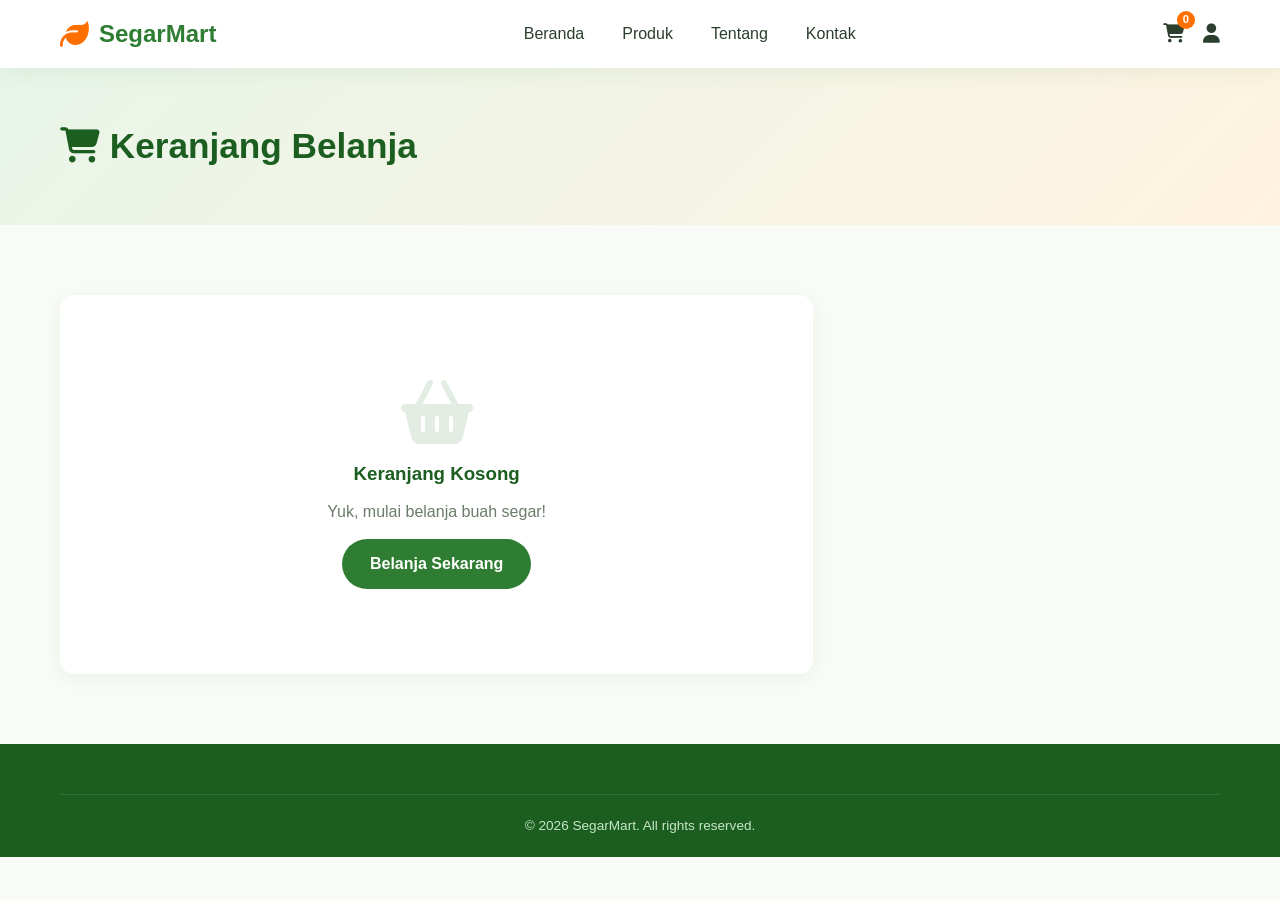
<file: keranjang.html>
<!DOCTYPE html>
<html lang="id">
<head>
  <meta charset="UTF-8">
  <meta name="viewport" content="width=device-width, initial-scale=1.0">
  <title>Keranjang Belanja - SegarMart</title>
  <link rel="stylesheet" href="style.css">
  <link rel="stylesheet" href="https://cdnjs.cloudflare.com/ajax/libs/font-awesome/6.4.0/css/all.min.css">
</head>
<body>
  <header>
    <div class="container nav-wrapper">
      <a href="index.html" class="logo"><i class="fas fa-leaf"></i> SegarMart</a>
      <nav>
        <ul>
          <li><a href="index.html">Beranda</a></li>
          <li><a href="produk.html">Produk</a></li>
          <li><a href="tentang.html">Tentang</a></li>
          <li><a href="kontak.html">Kontak</a></li>
        </ul>
      </nav>
      <div class="nav-icons">
        <a href="keranjang.html"><i class="fas fa-shopping-cart"></i><span class="cart-badge">0</span></a>
        <a href="#"><i class="fas fa-user"></i></a>
        <button class="menu-toggle"><i class="fas fa-bars"></i></button>
      </div>
    </div>
  </header>

  <section style="background:linear-gradient(135deg,#e8f5e9 0%,#fff3e0 100%);padding:50px 0;">
    <div class="container">
      <h1 style="color:var(--primary-dark);font-size:2.2rem;">
        <i class="fas fa-shopping-cart"></i> Keranjang Belanja
      </h1>
    </div>
  </section>

  <section>
    <div class="container">
      <div class="cart-wrapper">
        <div class="cart-items"></div>
        <div class="cart-summary"></div>
      </div>
    </div>
  </section>

  <footer>
    <div class="container">
      <div class="footer-bottom">
        <p>&copy; 2026 SegarMart. All rights reserved.</p>
      </div>
    </div>
  </footer>

  <script src="script.js"></script>
</body>
</html>
</file>
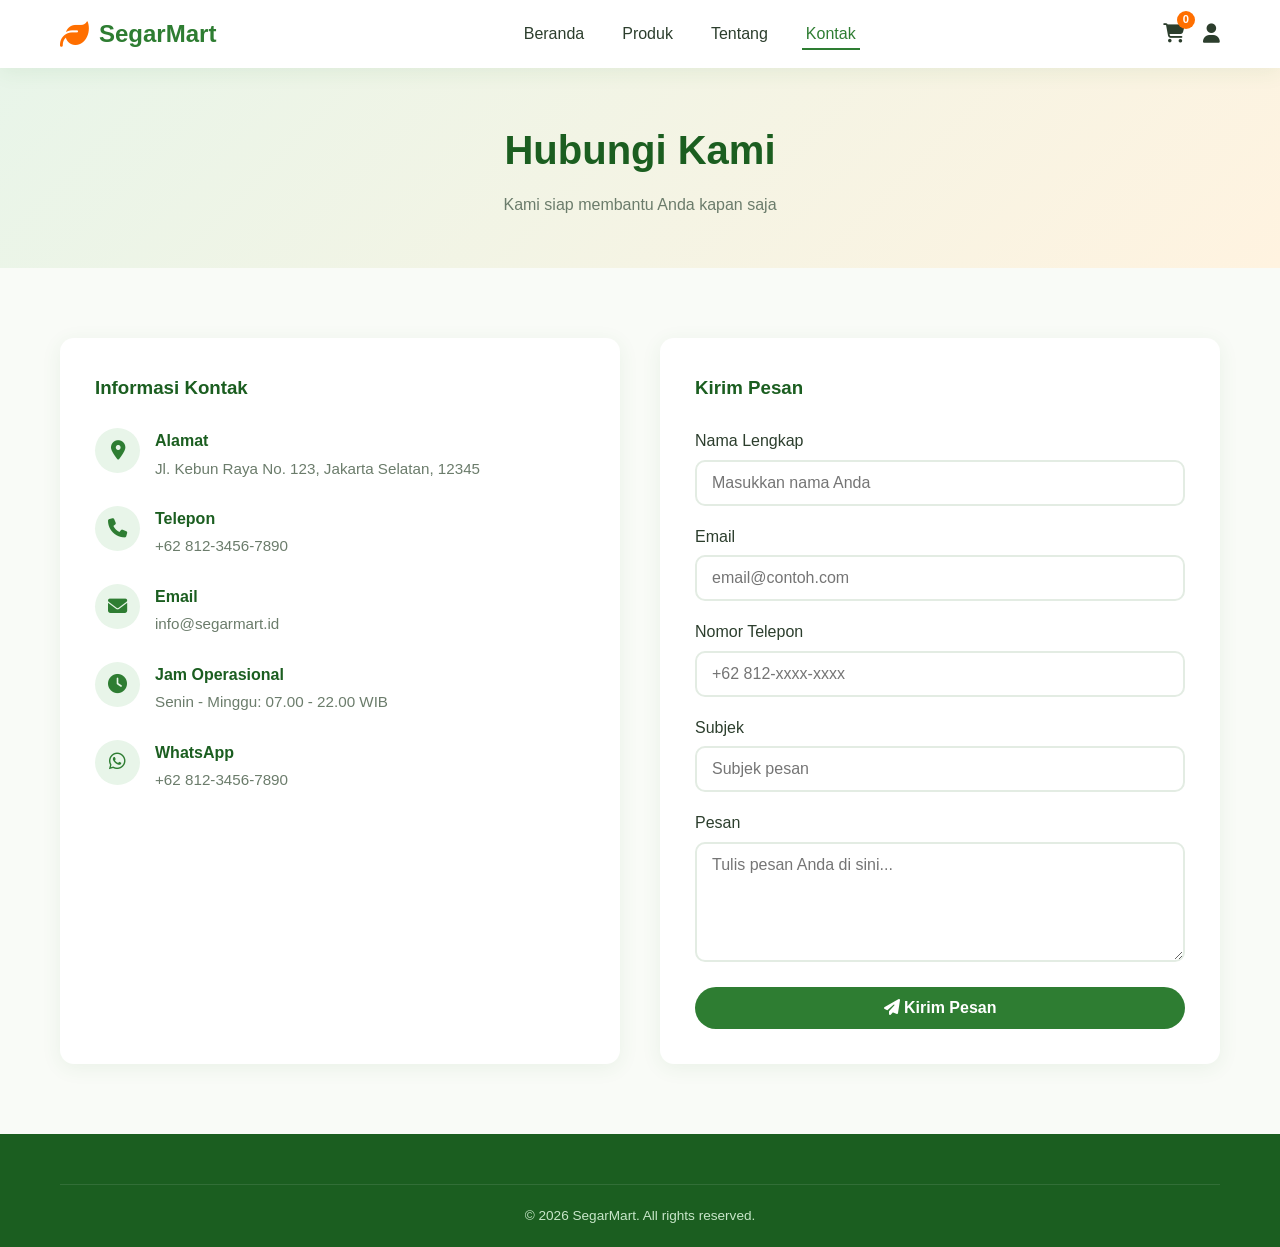
<file: kontak.html>
<!DOCTYPE html>
<html lang="id">
<head>
  <meta charset="UTF-8">
  <meta name="viewport" content="width=device-width, initial-scale=1.0">
  <title>Hubungi Kami - SegarMart</title>
  <link rel="stylesheet" href="style.css">
  <link rel="stylesheet" href="https://cdnjs.cloudflare.com/ajax/libs/font-awesome/6.4.0/css/all.min.css">
</head>
<body>
  <header>
    <div class="container nav-wrapper">
      <a href="index.html" class="logo"><i class="fas fa-leaf"></i> SegarMart</a>
      <nav>
        <ul>
          <li><a href="index.html">Beranda</a></li>
          <li><a href="produk.html">Produk</a></li>
          <li><a href="tentang.html">Tentang</a></li>
          <li><a href="kontak.html">Kontak</a></li>
        </ul>
      </nav>
      <div class="nav-icons">
        <a href="keranjang.html"><i class="fas fa-shopping-cart"></i><span class="cart-badge">0</span></a>
        <a href="#"><i class="fas fa-user"></i></a>
        <button class="menu-toggle"><i class="fas fa-bars"></i></button>
      </div>
    </div>
  </header>

  <section style="background:linear-gradient(135deg,#e8f5e9 0%,#fff3e0 100%);padding:50px 0;">
    <div class="container" style="text-align:center;">
      <h1 style="color:var(--primary-dark);font-size:2.5rem;">Hubungi Kami</h1>
      <p style="color:var(--muted);margin-top:10px;">Kami siap membantu Anda kapan saja</p>
    </div>
  </section>

  <section>
    <div class="container contact-wrapper">
      <div class="contact-info">
        <h3 style="color:var(--primary-dark);margin-bottom:25px;">Informasi Kontak</h3>
        <div class="contact-item">
          <i class="fas fa-map-marker-alt"></i>
          <div>
            <h4>Alamat</h4>
            <p>Jl. Kebun Raya No. 123, Jakarta Selatan, 12345</p>
          </div>
        </div>
        <div class="contact-item">
          <i class="fas fa-phone"></i>
          <div>            <h4>Telepon</h4>
            <p>+62 812-3456-7890</p>
          </div>
        </div>
        <div class="contact-item">
          <i class="fas fa-envelope"></i>
          <div>
            <h4>Email</h4>
            <p>info@segarmart.id</p>
          </div>
        </div>
        <div class="contact-item">
          <i class="fas fa-clock"></i>
          <div>
            <h4>Jam Operasional</h4>
            <p>Senin - Minggu: 07.00 - 22.00 WIB</p>
          </div>
        </div>
        <div class="contact-item">
          <i class="fab fa-whatsapp"></i>
          <div>
            <h4>WhatsApp</h4>
            <p>+62 812-3456-7890</p>
          </div>
        </div>
      </div>

      <div class="contact-form">
        <h3 style="color:var(--primary-dark);margin-bottom:25px;">Kirim Pesan</h3>
        <form id="contact-form">
          <div class="form-group">
            <label for="name">Nama Lengkap</label>
            <input type="text" id="name" required placeholder="Masukkan nama Anda">
          </div>
          <div class="form-group">
            <label for="email">Email</label>
            <input type="email" id="email" required placeholder="email@contoh.com">
          </div>
          <div class="form-group">
            <label for="phone">Nomor Telepon</label>
            <input type="tel" id="phone" placeholder="+62 812-xxxx-xxxx">
          </div>
          <div class="form-group">
            <label for="subject">Subjek</label>
            <input type="text" id="subject" required placeholder="Subjek pesan">
          </div>
          <div class="form-group">
            <label for="message">Pesan</label>
            <textarea id="message" required placeholder="Tulis pesan Anda di sini..."></textarea>
          </div>          <button type="submit" class="btn btn-primary" style="width:100%;">
            <i class="fas fa-paper-plane"></i> Kirim Pesan
          </button>
        </form>
      </div>
    </div>
  </section>

  <footer>
    <div class="container">
      <div class="footer-bottom">
        <p>&copy; 2026 SegarMart. All rights reserved.</p>
      </div>
    </div>
  </footer>

  <script src="script.js"></script>
</body>
</html>
</file>
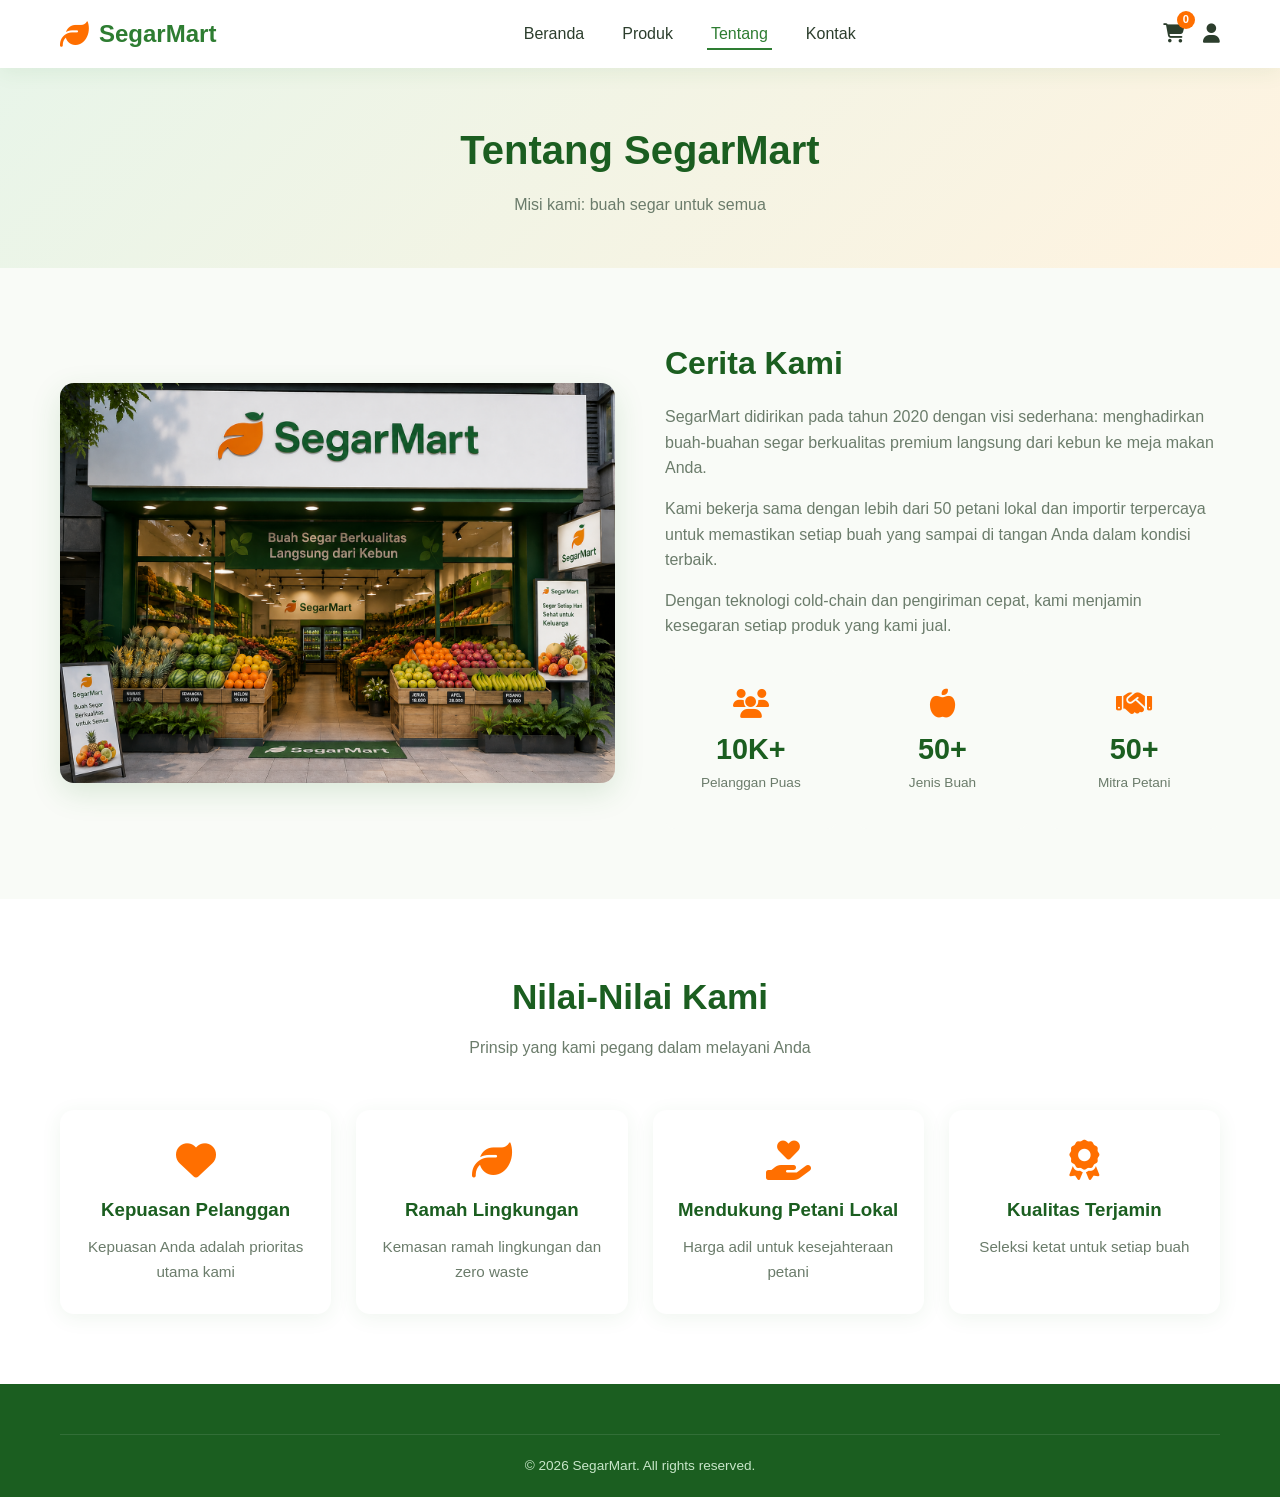
<file: tentang.html>
<!DOCTYPE html>
<html lang="id">
<head>
  <meta charset="UTF-8">
  <meta name="viewport" content="width=device-width, initial-scale=1.0">
  <title>Tentang Kami - SegarMart</title>
  <link rel="stylesheet" href="style.css">
  <link rel="stylesheet" href="https://cdnjs.cloudflare.com/ajax/libs/font-awesome/6.4.0/css/all.min.css">
</head>
<body>
  <header>
    <div class="container nav-wrapper">
      <a href="index.html" class="logo"><i class="fas fa-leaf"></i> SegarMart</a>
      <nav>
        <ul>
          <li><a href="index.html">Beranda</a></li>
          <li><a href="produk.html">Produk</a></li>
          <li><a href="tentang.html">Tentang</a></li>
          <li><a href="kontak.html">Kontak</a></li>
        </ul>
      </nav>
      <div class="nav-icons">
        <a href="keranjang.html"><i class="fas fa-shopping-cart"></i><span class="cart-badge">0</span></a>
        <a href="#"><i class="fas fa-user"></i></a>
        <button class="menu-toggle"><i class="fas fa-bars"></i></button>
      </div>
    </div>
  </header>

  <section style="background:linear-gradient(135deg,#e8f5e9 0%,#fff3e0 100%);padding:50px 0;">
    <div class="container" style="text-align:center;">
      <h1 style="color:var(--primary-dark);font-size:2.5rem;">Tentang SegarMart</h1>
      <p style="color:var(--muted);margin-top:10px;">Misi kami: buah segar untuk semua</p>
    </div>
  </section>

  <section>
    <div class="container about-content">
      <div class="about-img">
        <img src="file_00000000ba307209a785f96cb4dc1a70.png" alt="Tentang kami">
      </div>
      <div class="about-text">
        <h2>Cerita Kami</h2>
        <p>SegarMart didirikan pada tahun 2020 dengan visi sederhana: menghadirkan buah-buahan segar berkualitas premium langsung dari kebun ke meja makan Anda.</p>
        <p>Kami bekerja sama dengan lebih dari 50 petani lokal dan importir terpercaya untuk memastikan setiap buah yang sampai di tangan Anda dalam kondisi terbaik.</p>
        <p>Dengan teknologi cold-chain dan pengiriman cepat, kami menjamin kesegaran setiap produk yang kami jual.</p>
        <div class="stats">
          <div class="stat">
            <i class="fas fa-users"></i>
            <h4>10K+</h4>            <p>Pelanggan Puas</p>
          </div>
          <div class="stat">
            <i class="fas fa-apple-whole"></i>
            <h4>50+</h4>
            <p>Jenis Buah</p>
          </div>
          <div class="stat">
            <i class="fas fa-handshake"></i>
            <h4>50+</h4>
            <p>Mitra Petani</p>
          </div>
        </div>
      </div>
    </div>
  </section>

  <section style="background:var(--card);">
    <div class="container">
      <div class="section-title">
        <h2>Nilai-Nilai Kami</h2>
        <p>Prinsip yang kami pegang dalam melayani Anda</p>
      </div>
      <div class="features">
        <div class="feature-card">
          <i class="fas fa-heart"></i>
          <h3>Kepuasan Pelanggan</h3>
          <p>Kepuasan Anda adalah prioritas utama kami</p>
        </div>
        <div class="feature-card">
          <i class="fas fa-leaf"></i>
          <h3>Ramah Lingkungan</h3>
          <p>Kemasan ramah lingkungan dan zero waste</p>
        </div>
        <div class="feature-card">
          <i class="fas fa-hand-holding-heart"></i>
          <h3>Mendukung Petani Lokal</h3>
          <p>Harga adil untuk kesejahteraan petani</p>
        </div>
        <div class="feature-card">
          <i class="fas fa-award"></i>
          <h3>Kualitas Terjamin</h3>
          <p>Seleksi ketat untuk setiap buah</p>
        </div>
      </div>
    </div>
  </section>

  <footer>
    <div class="container">      <div class="footer-bottom">
        <p>&copy; 2026 SegarMart. All rights reserved.</p>
      </div>
    </div>
  </footer>

  <script src="script.js"></script>
</body>
</html>
</file>
<file: style.css>
* { margin: 0; padding: 0; box-sizing: border-box; }

:root {
  --primary: #2e7d32;
  --primary-dark: #1b5e20;
  --accent: #ff6f00;
  --accent-light: #ffa726;
  --bg: #f9fbf7;
  --card: #ffffff;
  --text: #2c3e2d;
  --muted: #6b7c6b;
  --border: #e3ece3;
  --shadow: 0 4px 20px rgba(46, 125, 50, 0.08);
  --shadow-hover: 0 10px 30px rgba(46, 125, 50, 0.15);
  --radius: 14px;
  --transition: all 0.3s ease;
}

body {
  font-family: 'Segoe UI', Tahoma, sans-serif;
  background: var(--bg);
  color: var(--text);
  line-height: 1.6;
  min-height: 100vh;
}

a { text-decoration: none; color: inherit; }
img { max-width: 100%; display: block; }
ul { list-style: none; }

.container { max-width: 1200px; margin: 0 auto; padding: 0 20px; }

header {
  background: var(--card);
  box-shadow: var(--shadow);
  position: sticky;
  top: 0;
  z-index: 1000;
}

.nav-wrapper {
  display: flex;
  justify-content: space-between;
  align-items: center;
  padding: 15px 20px;
}

.logo {
  display: flex;
  align-items: center;  gap: 10px;
  font-size: 1.5rem;
  font-weight: 700;
  color: var(--primary);
  white-space: nowrap;
}

.logo i { font-size: 1.8rem; color: var(--accent); }

nav ul {
  display: flex;
  gap: 30px;
}

nav a {
  font-weight: 500;
  padding: 8px 4px;
  position: relative;
  transition: var(--transition);
}

nav a:hover, nav a.active { color: var(--primary); }

nav a::after {
  content: '';
  position: absolute;
  bottom: 0; left: 0;
  width: 0; height: 2px;
  background: var(--primary);
  transition: var(--transition);
}

nav a:hover::after, nav a.active::after { width: 100%; }

.nav-icons { display: flex; gap: 18px; align-items: center; }
.nav-icons a {
  position: relative;
  font-size: 1.2rem;
  color: var(--text);
  transition: var(--transition);
}
.nav-icons a:hover { color: var(--primary); }

.cart-badge {
  position: absolute;
  top: -8px; right: -10px;
  background: var(--accent);
  color: white;
  font-size: 0.7rem;
  width: 18px; height: 18px;  border-radius: 50%;
  display: flex;
  align-items: center;
  justify-content: center;
  font-weight: 700;
}

.menu-toggle {
  display: none;
  font-size: 1.5rem;
  cursor: pointer;
  background: none;
  border: none;
  color: var(--text);
  padding: 5px;
}

.hero {
  background: linear-gradient(135deg, #e8f5e9 0%, #fff3e0 100%);
  padding: 80px 0;
  overflow: hidden;
}

.hero-content {
  display: grid;
  grid-template-columns: 1fr 1fr;
  gap: 40px;
  align-items: center;
}

.hero-text h1 {
  font-size: 3rem;
  line-height: 1.2;
  margin-bottom: 20px;
  color: var(--primary-dark);
}

.hero-text h1 span { color: var(--accent); }

.hero-text p {
  font-size: 1.1rem;
  color: var(--muted);
  margin-bottom: 30px;
}

.hero-img {
  border-radius: 50%;
  overflow: hidden;
  width: 400px;
  height: 400px;  margin: 0 auto;
  box-shadow: var(--shadow-hover);
  animation: float 4s ease-in-out infinite;
}

.hero-img img { width: 100%; height: 100%; object-fit: cover; }

@keyframes float {
  0%, 100% { transform: translateY(0); }
  50% { transform: translateY(-15px); }
}

.btn {
  display: inline-block;
  padding: 12px 28px;
  border-radius: 50px;
  font-weight: 600;
  cursor: pointer;
  border: none;
  transition: var(--transition);
  font-size: 1rem;
}

.btn-primary {
  background: var(--primary);
  color: white;
}
.btn-primary:hover {
  background: var(--primary-dark);
  transform: translateY(-2px);
  box-shadow: var(--shadow-hover);
}

.btn-accent {
  background: var(--accent);
  color: white;
}
.btn-accent:hover {
  background: #e65100;
  transform: translateY(-2px);
}

.btn-outline {
  background: transparent;
  border: 2px solid var(--primary);
  color: var(--primary);
}
.btn-outline:hover {
  background: var(--primary);
  color: white;}

section { padding: 70px 0; }

.section-title {
  text-align: center;
  margin-bottom: 50px;
}

.section-title h2 {
  font-size: 2.2rem;
  color: var(--primary-dark);
  margin-bottom: 10px;
}

.section-title p { color: var(--muted); }

.features {
  display: grid;
  grid-template-columns: repeat(auto-fit, minmax(220px, 1fr));
  gap: 25px;
}

.feature-card {
  background: var(--card);
  padding: 30px 20px;
  border-radius: var(--radius);
  text-align: center;
  box-shadow: var(--shadow);
  transition: var(--transition);
}

.feature-card:hover {
  transform: translateY(-8px);
  box-shadow: var(--shadow-hover);
}

.feature-card i {
  font-size: 2.5rem;
  color: var(--accent);
  margin-bottom: 15px;
}

.feature-card h3 { margin-bottom: 10px; color: var(--primary-dark); }
.feature-card p { color: var(--muted); font-size: 0.95rem; }

.products-grid {
  display: grid;
  grid-template-columns: repeat(auto-fill, minmax(240px, 1fr));
  gap: 25px;}

.product-card {
  background: var(--card);
  border-radius: var(--radius);
  overflow: hidden;
  box-shadow: var(--shadow);
  transition: var(--transition);
  display: flex;
  flex-direction: column;
}

.product-card:hover {
  transform: translateY(-5px);
  box-shadow: var(--shadow-hover);
}

.product-img {
  height: 200px;
  overflow: hidden;
  position: relative;
}

.product-img img {
  width: 100%;
  height: 100%;
  object-fit: cover;
  transition: transform 0.5s ease;
}

.product-card:hover .product-img img { transform: scale(1.08); }

.product-tag {
  position: absolute;
  top: 12px; left: 12px;
  background: var(--accent);
  color: white;
  padding: 4px 12px;
  border-radius: 20px;
  font-size: 0.75rem;
  font-weight: 600;
}

.product-info { padding: 18px; flex-grow: 1; display: flex; flex-direction: column; }
.product-info h3 { font-size: 1.1rem; margin-bottom: 6px; color: var(--primary-dark); }
.product-rating { color: #ffc107; font-size: 0.85rem; margin-bottom: 8px; }
.product-rating span { color: var(--muted); margin-left: 5px; }

.product-price {
  font-size: 1.25rem;  font-weight: 700;
  color: var(--accent);
  margin-bottom: 12px;
}
.product-price small { color: var(--muted); font-weight: 400; font-size: 0.8rem; }

.product-actions { display: flex; gap: 8px; margin-top: auto; }
.product-actions .btn { flex: 1; padding: 10px; font-size: 0.9rem; }

.filter-bar {
  display: flex;
  flex-wrap: wrap;
  gap: 10px;
  justify-content: center;
  margin-bottom: 40px;
}

.filter-btn {
  padding: 8px 20px;
  border: 2px solid var(--border);
  background: white;
  border-radius: 50px;
  cursor: pointer;
  font-weight: 500;
  transition: var(--transition);
}

.filter-btn:hover, .filter-btn.active {
  background: var(--primary);
  color: white;
  border-color: var(--primary);
}

.detail-wrapper {
  display: grid;
  grid-template-columns: 1fr 1fr;
  gap: 50px;
  background: var(--card);
  padding: 40px;
  border-radius: var(--radius);
  box-shadow: var(--shadow);
}

.detail-img {
  border-radius: var(--radius);
  overflow: hidden;
  height: 450px;
}
.detail-img img { width: 100%; height: 100%; object-fit: cover; }
.detail-info h1 { font-size: 2rem; color: var(--primary-dark); margin-bottom: 10px; }.detail-info .product-rating { font-size: 1rem; margin-bottom: 15px; }
.detail-info .price {
  font-size: 2rem;
  color: var(--accent);
  font-weight: 700;
  margin-bottom: 20px;
}
.detail-info .desc { color: var(--muted); margin-bottom: 25px; line-height: 1.8; }

.qty-control {
  display: flex;
  align-items: center;
  gap: 15px;
  margin-bottom: 25px;
}

.qty-control button {
  width: 40px; height: 40px;
  border: 2px solid var(--border);
  background: white;
  border-radius: 8px;
  font-size: 1.2rem;
  cursor: pointer;
  transition: var(--transition);
}
.qty-control button:hover { border-color: var(--primary); color: var(--primary); }
.qty-control input {
  width: 60px; height: 40px;
  text-align: center;
  border: 2px solid var(--border);
  border-radius: 8px;
  font-size: 1rem;
  font-weight: 600;
}

.detail-actions { display: flex; gap: 12px; flex-wrap: wrap; }

.cart-wrapper {
  display: grid;
  grid-template-columns: 2fr 1fr;
  gap: 30px;
}

.cart-items {
  background: var(--card);
  border-radius: var(--radius);
  padding: 25px;
  box-shadow: var(--shadow);
}
.cart-item {
  display: grid;
  grid-template-columns: 100px 1fr auto auto auto;
  gap: 20px;
  align-items: center;
  padding: 15px 0;
  border-bottom: 1px solid var(--border);
}

.cart-item:last-child { border-bottom: none; }

.cart-item img {
  width: 100px; height: 100px;
  object-fit: cover;
  border-radius: 10px;
}

.cart-item h4 { color: var(--primary-dark); margin-bottom: 5px; }
.cart-item .item-price { color: var(--accent); font-weight: 600; }

.cart-item .remove-btn {
  background: #ffebee;
  color: #c62828;
  border: none;
  width: 36px; height: 36px;
  border-radius: 50%;
  cursor: pointer;
  transition: var(--transition);
}
.cart-item .remove-btn:hover { background: #c62828; color: white; }

.cart-summary {
  background: var(--card);
  border-radius: var(--radius);
  padding: 25px;
  box-shadow: var(--shadow);
  height: fit-content;
  position: sticky;
  top: 100px;
}

.cart-summary h3 { margin-bottom: 20px; color: var(--primary-dark); }

.summary-row {
  display: flex;
  justify-content: space-between;
  padding: 10px 0;
  border-bottom: 1px dashed var(--border);
}
.summary-row.total {
  border-bottom: none;
  border-top: 2px solid var(--border);
  margin-top: 10px;
  padding-top: 15px;
  font-size: 1.3rem;
  font-weight: 700;
  color: var(--primary-dark);
}

.cart-summary .btn { width: 100%; margin-top: 20px; }

.empty-state {
  text-align: center;
  padding: 60px 20px;
  color: var(--muted);
}
.empty-state i { font-size: 4rem; color: var(--border); margin-bottom: 15px; }
.empty-state h3 { color: var(--primary-dark); margin-bottom: 10px; }

.about-content {
  display: grid;
  grid-template-columns: 1fr 1fr;
  gap: 50px;
  align-items: center;
}

.about-img {
  border-radius: var(--radius);
  overflow: hidden;
  height: 400px;
  box-shadow: var(--shadow-hover);
}
.about-img img { width: 100%; height: 100%; object-fit: cover; }

.about-text h2 { font-size: 2rem; color: var(--primary-dark); margin-bottom: 15px; }
.about-text p { color: var(--muted); margin-bottom: 15px; }

.stats {
  display: grid;
  grid-template-columns: repeat(3, 1fr);
  gap: 20px;
  margin-top: 30px;
}

.stat {
  text-align: center;
  padding: 20px;
  background: var(--bg);
  border-radius: 10px;}
.stat i { font-size: 1.8rem; color: var(--accent); margin-bottom: 8px; }
.stat h4 { font-size: 1.8rem; color: var(--primary-dark); }
.stat p { font-size: 0.85rem; color: var(--muted); }

.contact-wrapper {
  display: grid;
  grid-template-columns: 1fr 1fr;
  gap: 40px;
}

.contact-info {
  background: var(--card);
  padding: 35px;
  border-radius: var(--radius);
  box-shadow: var(--shadow);
}

.contact-item {
  display: flex;
  gap: 15px;
  align-items: flex-start;
  margin-bottom: 25px;
}

.contact-item i {
  width: 45px; height: 45px;
  background: #e8f5e9;
  color: var(--primary);
  border-radius: 50%;
  display: flex;
  align-items: center;
  justify-content: center;
  font-size: 1.2rem;
  flex-shrink: 0;
}

.contact-item h4 { color: var(--primary-dark); margin-bottom: 3px; }
.contact-item p { color: var(--muted); font-size: 0.95rem; }

.contact-form {
  background: var(--card);
  padding: 35px;
  border-radius: var(--radius);
  box-shadow: var(--shadow);
}

.form-group { margin-bottom: 18px; }
.form-group label { display: block; margin-bottom: 6px; font-weight: 500; }
.form-group input, .form-group textarea {  width: 100%;
  padding: 12px 15px;
  border: 2px solid var(--border);
  border-radius: 10px;
  font-size: 1rem;
  font-family: inherit;
  transition: var(--transition);
}
.form-group input:focus, .form-group textarea:focus {
  outline: none;
  border-color: var(--primary);
}
.form-group textarea { resize: vertical; min-height: 120px; }

footer {
  background: var(--primary-dark);
  color: #c8e6c9;
  padding: 50px 0 20px;
}

.footer-content {
  display: grid;
  grid-template-columns: 2fr 1fr 1fr 1fr;
  gap: 40px;
  margin-bottom: 30px;
}

.footer-col h4 { color: white; margin-bottom: 15px; }
.footer-col p, .footer-col a { color: #a5d6a7; font-size: 0.9rem; line-height: 2; }
.footer-col a:hover { color: white; }

.social-links { display: flex; gap: 12px; margin-top: 15px; }
.social-links a {
  width: 38px; height: 38px;
  background: rgba(255,255,255,0.1);
  border-radius: 50%;
  display: flex;
  align-items: center;
  justify-content: center;
  transition: var(--transition);
}
.social-links a:hover { background: var(--accent); color: white; }

.footer-bottom {
  text-align: center;
  padding-top: 20px;
  border-top: 1px solid rgba(255,255,255,0.1);
  font-size: 0.85rem;
}
.toast {
  position: fixed;
  bottom: 30px; right: 30px;
  background: var(--primary);
  color: white;
  padding: 15px 25px;
  border-radius: 10px;
  box-shadow: var(--shadow-hover);
  display: flex;
  align-items: center;
  gap: 10px;
  transform: translateX(400px);
  transition: transform 0.4s ease;
  z-index: 2000;
}
.toast.show { transform: translateX(0); }
.toast i { font-size: 1.3rem; }

@media (max-width: 900px) {
  .hero-content, .detail-wrapper, .about-content, .contact-wrapper, .cart-wrapper {
    grid-template-columns: 1fr;
  }
  .hero-img { width: 280px; height: 280px; }
  .hero-text h1 { font-size: 2.2rem; }
  .footer-content { grid-template-columns: 1fr 1fr; }
  .cart-item { grid-template-columns: 80px 1fr; gap: 10px; }
  .cart-item img { width: 80px; height: 80px; }
  .cart-item .qty-control, .cart-item .item-price, .cart-item .remove-btn {
    grid-column: 2;
  }
}

@media (max-width: 600px) {
  nav ul {
    position: absolute;
    top: 100%; left: 0; right: 0;
    background: white;
    flex-direction: column;
    padding: 20px;
    box-shadow: var(--shadow);
    display: none;
  }
  nav ul.show { display: flex; }
  .menu-toggle { display: block; }
  .hero-text h1 { font-size: 1.8rem; }
  .footer-content { grid-template-columns: 1fr; }
  .stats { grid-template-columns: 1fr; }
}

@media (max-width: 768px) {  .nav-wrapper {
    padding: 12px 15px;
    gap: 10px;
  }
  .logo {
    font-size: 1.2rem;
  }
  .logo i {
    font-size: 1.4rem;
  }
  .nav-icons {
    gap: 12px;
  }
  .nav-icons a {
    font-size: 1.2rem;
  }
  .nav-icons a[href="#"]:last-child {
    display: none;
  }
  .menu-toggle {
    display: block;
    font-size: 1.4rem;
  }
  nav ul {
    position: absolute;
    top: 100%;
    left: 0;
    right: 0;
    background: white;
    flex-direction: column;
    padding: 20px;
    box-shadow: var(--shadow);
    display: none;
    gap: 0;
    z-index: 999;
  }
  nav ul.show {
    display: flex;
  }
  nav a {
    display: block;
    padding: 12px 0;
    border-bottom: 1px solid var(--border);
  }
  nav a:last-child {
    border-bottom: none;
  }
}

@media (min-width: 769px) {  .menu-toggle {
    display: none !important;
  }
  nav ul {
    display: flex !important;
    flex-direction: row;
    gap: 30px;
  }
}

.product-actions .btn {
  display: flex;
  align-items: center;
  justify-content: center;
}
</file>
